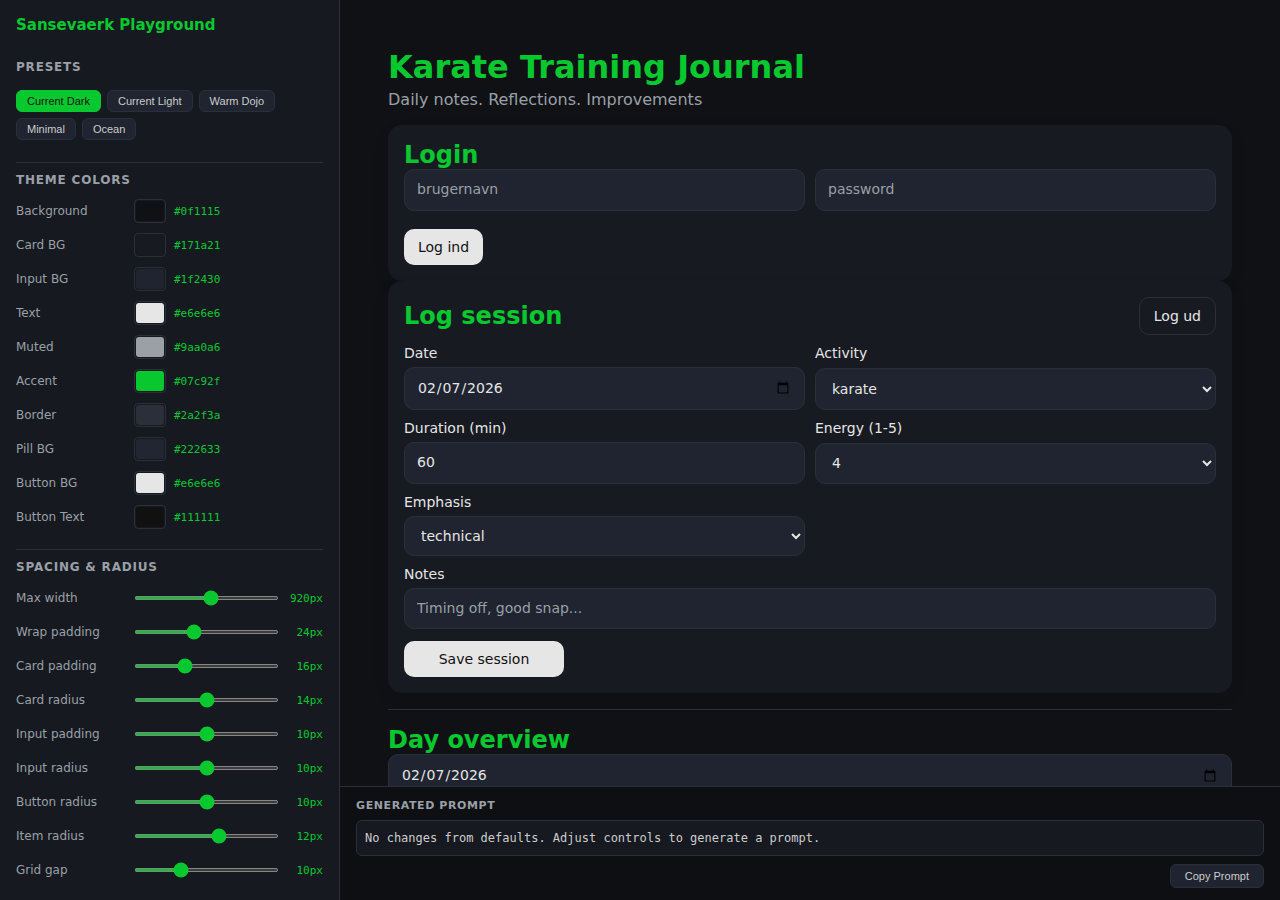
<file: sansevaerk-playground.html>
<!doctype html>
<html lang="en">
<head>
<meta charset="utf-8"/>
<meta name="viewport" content="width=device-width,initial-scale=1"/>
<title>Sansevaerk Frontend Playground</title>
<style>
/* ---- Playground chrome ---- */
*{box-sizing:border-box;margin:0}
body{font-family:system-ui,-apple-system,Segoe UI,Roboto,sans-serif;background:#111318;color:#ccc;display:flex;height:100vh;overflow:hidden}

/* ---- Left panel: controls ---- */
.controls{width:340px;min-width:340px;background:#161920;border-right:1px solid #2a2f3a;overflow-y:auto;padding:16px;display:flex;flex-direction:column;gap:6px}
.controls h1{font-size:15px;color:#07c92f;margin-bottom:4px}
.controls h2{font-size:12px;color:#9aa0a6;text-transform:uppercase;letter-spacing:.8px;margin:12px 0 4px;padding-top:10px;border-top:1px solid #2a2f3a}
.controls h2:first-of-type{border-top:none;margin-top:6px}

.ctrl{display:flex;align-items:center;gap:8px;font-size:12px;min-height:28px}
.ctrl label{flex:0 0 110px;color:#9aa0a6;white-space:nowrap;overflow:hidden;text-overflow:ellipsis}
.ctrl input[type=range]{flex:1;accent-color:#07c92f;height:4px}
.ctrl input[type=color]{width:32px;height:24px;border:1px solid #2a2f3a;border-radius:4px;background:transparent;cursor:pointer;padding:0}
.ctrl input[type=color]::-webkit-color-swatch-wrapper{padding:1px}
.ctrl input[type=color]::-webkit-color-swatch{border:none;border-radius:3px}
.ctrl select{flex:1;background:#1f2430;color:#ccc;border:1px solid #2a2f3a;border-radius:4px;padding:2px 4px;font-size:12px}
.ctrl .val{min-width:36px;text-align:right;color:#07c92f;font-family:monospace;font-size:11px}

/* Presets */
.presets{display:flex;flex-wrap:wrap;gap:6px;margin:6px 0 4px}
.presets button{padding:4px 10px;border:1px solid #2a2f3a;border-radius:6px;background:#1f2430;color:#ccc;font-size:11px;cursor:pointer;transition:all .15s}
.presets button:hover{border-color:#07c92f;color:#07c92f}
.presets button.active{background:#07c92f;color:#111;border-color:#07c92f}

/* ---- Right panel ---- */
.right{flex:1;display:flex;flex-direction:column;overflow:hidden}

/* Preview area */
.preview-wrap{flex:1;overflow-y:auto;padding:24px;display:flex;justify-content:center}
.preview-frame{width:100%;max-width:920px}

/* Prompt output */
.prompt-area{background:#0d0f13;border-top:1px solid #2a2f3a;padding:12px 16px;display:flex;flex-direction:column;gap:8px;max-height:220px}
.prompt-area h3{font-size:11px;color:#9aa0a6;text-transform:uppercase;letter-spacing:.6px}
.prompt-text{font-family:'SF Mono',Consolas,monospace;font-size:12px;color:#ccc;line-height:1.5;white-space:pre-wrap;overflow-y:auto;max-height:140px;padding:8px;background:#161920;border-radius:6px;border:1px solid #2a2f3a}
.copy-btn{align-self:flex-end;padding:5px 14px;border:1px solid #2a2f3a;border-radius:6px;background:#1f2430;color:#ccc;font-size:11px;cursor:pointer;transition:all .15s}
.copy-btn:hover{border-color:#07c92f;color:#07c92f}
.copy-btn.copied{background:#07c92f;color:#111;border-color:#07c92f}

/* ---- Preview content (mirrors Sansevaerk styles) ---- */
.sv-wrap{margin:0 auto;font-family:var(--sv-font)}
.sv-wrap *{box-sizing:border-box}
.sv-header{margin-bottom:16px}
.sv-headerRow{display:flex;align-items:center;justify-content:space-between;gap:12px}
.sv-sub{margin-top:4px;color:var(--sv-muted)}
.sv-themeToggle{padding:6px 10px;font-size:16px}
.sv-card{background:var(--sv-card-bg);border-radius:var(--sv-card-radius);padding:var(--sv-card-padding);box-shadow:var(--sv-shadow)}
.sv-row{display:flex;gap:10px;align-items:stretch}
.sv-grid{display:grid;gap:var(--sv-grid-gap);grid-template-columns:repeat(2,minmax(0,1fr));margin:10px 0 12px}
.sv-grid label{display:grid;gap:6px;font-size:14px}
.sv-grid .wide{grid-column:1/-1}
.sv-wrap input,.sv-wrap select,.sv-wrap textarea{width:100%;padding:var(--sv-input-padding);border:1px solid var(--sv-border);border-radius:var(--sv-input-radius);font-size:14px;line-height:1.4;background:var(--sv-input-bg);color:var(--sv-text);font-family:var(--sv-font)}
.sv-wrap input::placeholder{color:var(--sv-muted)}
.sv-wrap button{padding:10px 14px;border:0;border-radius:var(--sv-btn-radius);background:var(--sv-btn-bg);color:var(--sv-btn-text);font-size:14px;cursor:pointer;font-family:var(--sv-font)}
.sv-wrap button.ghost{background:transparent;color:var(--sv-text);border:1px solid var(--sv-border)}
.sv-btnPrimary{width:auto;min-width:160px}
.sv-topbar{display:flex;align-items:center;justify-content:space-between;gap:10px}
.sv-hr{border:none;border-top:1px solid var(--sv-border);margin:16px 0}
.sv-item{padding:12px;border:1px solid var(--sv-border);border-radius:var(--sv-item-radius);margin:10px 0;background:var(--sv-card-bg)}
.sv-itemTop{display:flex;justify-content:space-between;gap:10px;align-items:center}
.sv-pill{font-size:12px;color:var(--sv-text);background:var(--sv-pill-bg);padding:6px 10px;border-radius:999px;white-space:nowrap}
.sv-pillStack{display:flex;flex-direction:column;align-items:flex-end;gap:6px}
.sv-pillEdit{background:var(--sv-pill-bg);color:var(--sv-text);border:none;cursor:pointer;font-size:12px;padding:6px 10px;border-radius:999px}
.sv-notes{margin-top:8px;color:var(--sv-text)}
.sv-muted{color:var(--sv-muted)}
.sv-msg{color:#b00020;margin:10px 0 0}
.sv-wrap h1,.sv-wrap h2,.sv-wrap h3{color:var(--sv-accent)}
.sv-rpeRow{display:flex;flex-direction:column;gap:6px;margin:12px 0 8px}
.sv-rpeScale{display:flex;flex-wrap:wrap;gap:6px}
.sv-rpeBtn{min-width:28px;height:28px;padding:0;border-radius:8px;border:1px solid var(--sv-border);background:var(--sv-input-bg);color:var(--sv-text);font-size:12px;line-height:1;cursor:pointer}
.sv-rpeBtn.active{background:#111;color:#fff;border-color:#111}
.sv-dayControls{display:flex;flex-direction:column;gap:10px;margin-bottom:12px}
#loginCard .sv-row{margin-bottom:18px}

/* Editing card */
.sv-item.editing{display:flex;flex-direction:column;gap:10px}
.sv-pillDelete{background:#e0e0e0;color:#444;border:none;cursor:pointer;font-size:12px;padding:6px 10px;border-radius:999px}
</style>
</head>
<body>

<!-- ============ CONTROLS ============ -->
<div class="controls">
  <h1>Sansevaerk Playground</h1>

  <!-- Presets -->
  <h2>Presets</h2>
  <div class="presets" id="presets"></div>

  <!-- Theme colors -->
  <h2>Theme Colors</h2>
  <div class="ctrl"><label>Background</label><input type="color" data-key="bg"><span class="val" data-val="bg"></span></div>
  <div class="ctrl"><label>Card BG</label><input type="color" data-key="cardBg"><span class="val" data-val="cardBg"></span></div>
  <div class="ctrl"><label>Input BG</label><input type="color" data-key="inputBg"><span class="val" data-val="inputBg"></span></div>
  <div class="ctrl"><label>Text</label><input type="color" data-key="text"><span class="val" data-val="text"></span></div>
  <div class="ctrl"><label>Muted</label><input type="color" data-key="muted"><span class="val" data-val="muted"></span></div>
  <div class="ctrl"><label>Accent</label><input type="color" data-key="accent"><span class="val" data-val="accent"></span></div>
  <div class="ctrl"><label>Border</label><input type="color" data-key="border"><span class="val" data-val="border"></span></div>
  <div class="ctrl"><label>Pill BG</label><input type="color" data-key="pillBg"><span class="val" data-val="pillBg"></span></div>
  <div class="ctrl"><label>Button BG</label><input type="color" data-key="btnBg"><span class="val" data-val="btnBg"></span></div>
  <div class="ctrl"><label>Button Text</label><input type="color" data-key="btnText"><span class="val" data-val="btnText"></span></div>

  <!-- Spacing & Radius -->
  <h2>Spacing & Radius</h2>
  <div class="ctrl"><label>Max width</label><input type="range" data-key="maxWidth" min="600" max="1200" step="20"><span class="val" data-val="maxWidth"></span></div>
  <div class="ctrl"><label>Wrap padding</label><input type="range" data-key="wrapPad" min="8" max="48" step="2"><span class="val" data-val="wrapPad"></span></div>
  <div class="ctrl"><label>Card padding</label><input type="range" data-key="cardPad" min="8" max="32" step="2"><span class="val" data-val="cardPad"></span></div>
  <div class="ctrl"><label>Card radius</label><input type="range" data-key="cardRadius" min="0" max="28" step="1"><span class="val" data-val="cardRadius"></span></div>
  <div class="ctrl"><label>Input padding</label><input type="range" data-key="inputPad" min="4" max="16" step="1"><span class="val" data-val="inputPad"></span></div>
  <div class="ctrl"><label>Input radius</label><input type="range" data-key="inputRadius" min="0" max="20" step="1"><span class="val" data-val="inputRadius"></span></div>
  <div class="ctrl"><label>Button radius</label><input type="range" data-key="btnRadius" min="0" max="20" step="1"><span class="val" data-val="btnRadius"></span></div>
  <div class="ctrl"><label>Item radius</label><input type="range" data-key="itemRadius" min="0" max="20" step="1"><span class="val" data-val="itemRadius"></span></div>
  <div class="ctrl"><label>Grid gap</label><input type="range" data-key="gridGap" min="4" max="24" step="2"><span class="val" data-val="gridGap"></span></div>

  <!-- Shadow -->
  <h2>Card Shadow</h2>
  <div class="ctrl"><label>Offset Y</label><input type="range" data-key="shadowY" min="0" max="20" step="1"><span class="val" data-val="shadowY"></span></div>
  <div class="ctrl"><label>Blur</label><input type="range" data-key="shadowBlur" min="0" max="40" step="1"><span class="val" data-val="shadowBlur"></span></div>
  <div class="ctrl"><label>Opacity</label><input type="range" data-key="shadowOpacity" min="0" max="0.4" step="0.01"><span class="val" data-val="shadowOpacity"></span></div>

  <!-- Typography -->
  <h2>Typography</h2>
  <div class="ctrl"><label>Font</label>
    <select data-key="font">
      <option value="system-ui, -apple-system, Segoe UI, Roboto, sans-serif">System UI</option>
      <option value="'Inter', sans-serif">Inter</option>
      <option value="'Georgia', serif">Georgia</option>
      <option value="'Courier New', monospace">Monospace</option>
      <option value="'Verdana', sans-serif">Verdana</option>
    </select>
  </div>

  <!-- View -->
  <h2>Preview View</h2>
  <div class="ctrl"><label>Show section</label>
    <select data-key="view">
      <option value="all">Full app</option>
      <option value="login">Login only</option>
      <option value="form">Log session</option>
      <option value="day">Day overview</option>
      <option value="recent">Recent sessions</option>
    </select>
  </div>
</div>

<!-- ============ RIGHT PANEL ============ -->
<div class="right">
  <div class="preview-wrap">
    <div class="preview-frame" id="previewFrame"></div>
  </div>

  <div class="prompt-area">
    <h3>Generated Prompt</h3>
    <div class="prompt-text" id="promptText"></div>
    <button class="copy-btn" id="copyBtn" onclick="copyPrompt()">Copy Prompt</button>
  </div>
</div>

<script>
// ======================== DEFAULTS ========================
const DEFAULTS = {
  bg: '#0f1115', cardBg: '#171a21', inputBg: '#1f2430',
  text: '#e6e6e6', muted: '#9aa0a6', accent: '#07c92f',
  border: '#2a2f3a', pillBg: '#222633',
  btnBg: '#e6e6e6', btnText: '#111111',
  maxWidth: 920, wrapPad: 24, cardPad: 16,
  cardRadius: 14, inputPad: 10, inputRadius: 10,
  btnRadius: 10, itemRadius: 12, gridGap: 10,
  shadowY: 6, shadowBlur: 18, shadowOpacity: 0.06,
  font: 'system-ui, -apple-system, Segoe UI, Roboto, sans-serif',
  view: 'all'
};

const PRESETS = {
  'Current Dark': {
    bg:'#0f1115',cardBg:'#171a21',inputBg:'#1f2430',text:'#e6e6e6',muted:'#9aa0a6',accent:'#07c92f',border:'#2a2f3a',pillBg:'#222633',btnBg:'#e6e6e6',btnText:'#111111',maxWidth:920,wrapPad:24,cardPad:16,cardRadius:14,inputPad:10,inputRadius:10,btnRadius:10,itemRadius:12,gridGap:10,shadowY:6,shadowBlur:18,shadowOpacity:0.06,font:'system-ui, -apple-system, Segoe UI, Roboto, sans-serif'
  },
  'Current Light': {
    bg:'#f6f7fb',cardBg:'#ffffff',inputBg:'#ffffff',text:'#111111',muted:'#4c4a4a',accent:'#07c92f',border:'#e5e5e5',pillBg:'#f2f3f7',btnBg:'#111111',btnText:'#ffffff',maxWidth:920,wrapPad:24,cardPad:16,cardRadius:14,inputPad:10,inputRadius:10,btnRadius:10,itemRadius:12,gridGap:10,shadowY:6,shadowBlur:18,shadowOpacity:0.06,font:'system-ui, -apple-system, Segoe UI, Roboto, sans-serif'
  },
  'Warm Dojo': {
    bg:'#1a1410',cardBg:'#231d17',inputBg:'#2c241c',text:'#e8ddd0',muted:'#a89882',accent:'#e8943a',border:'#3a3028',pillBg:'#2c261e',btnBg:'#e8943a',btnText:'#1a1410',maxWidth:920,wrapPad:24,cardPad:18,cardRadius:10,inputPad:10,inputRadius:8,btnRadius:8,itemRadius:10,gridGap:10,shadowY:4,shadowBlur:16,shadowOpacity:0.12,font:'system-ui, -apple-system, Segoe UI, Roboto, sans-serif'
  },
  'Minimal': {
    bg:'#ffffff',cardBg:'#fafafa',inputBg:'#ffffff',text:'#222222',muted:'#888888',accent:'#222222',border:'#e0e0e0',pillBg:'#f0f0f0',btnBg:'#222222',btnText:'#ffffff',maxWidth:720,wrapPad:20,cardPad:20,cardRadius:4,inputPad:10,inputRadius:4,btnRadius:4,itemRadius:4,gridGap:12,shadowY:1,shadowBlur:4,shadowOpacity:0.08,font:"'Inter', sans-serif"
  },
  'Ocean': {
    bg:'#0b1628',cardBg:'#0f1e36',inputBg:'#142840',text:'#d0dff0',muted:'#6889aa',accent:'#3ba4ff',border:'#1e3654',pillBg:'#152a44',btnBg:'#3ba4ff',btnText:'#0b1628',maxWidth:920,wrapPad:24,cardPad:18,cardRadius:16,inputPad:10,inputRadius:12,btnRadius:12,itemRadius:14,gridGap:10,shadowY:8,shadowBlur:24,shadowOpacity:0.15,font:'system-ui, -apple-system, Segoe UI, Roboto, sans-serif'
  }
};

const state = {...DEFAULTS};

// ======================== PREVIEW HTML ========================
const loginHTML = `
<section class="sv-card" id="svLogin">
  <h2>Login</h2>
  <div class="sv-row" style="margin-bottom:18px">
    <input placeholder="brugernavn" autocomplete="off"/>
    <input type="password" placeholder="password" autocomplete="off"/>
  </div>
  <button>Log ind</button>
</section>`;

const formHTML = `
<section class="sv-card" id="svForm">
  <div class="sv-topbar">
    <h2>Log session</h2>
    <button class="ghost">Log ud</button>
  </div>
  <div class="sv-grid">
    <label>Date<input type="date" value="2026-02-07"/></label>
    <label>Activity
      <select><option>karate</option><option>weights</option><option>run</option><option>rowing</option><option>cardio</option><option>rest</option></select>
    </label>
    <label>Duration (min)<input type="number" value="60"/></label>
    <label>Energy (1-5)
      <select><option>1</option><option>2</option><option>3</option><option value="4" selected>4</option><option>5</option></select>
    </label>
    <label>Emphasis
      <select><option>technical</option><option>physical</option><option>mixed</option></select>
    </label>
    <label class="wide">Notes<input placeholder="Timing off, good snap..."/></label>
  </div>
  <button class="sv-btnPrimary">Save session</button>
</section>`;

const dayHTML = `
<div id="svDay">
  <hr class="sv-hr"/>
  <div class="sv-topbar"><h2>Day overview</h2></div>
  <div class="sv-dayControls">
    <input type="date" value="2026-02-07"/>
    <button class="ghost">View day</button>
  </div>
  <div class="sv-item">
    <div class="sv-itemTop">
      <div><b>karate</b></div>
      <div class="sv-pillStack">
        <div class="sv-pill">60m &middot; E4 &middot; technical</div>
        <button class="sv-pillEdit">Edit</button>
      </div>
    </div>
    <div class="sv-itemTop">
      <div class="sv-muted">Effort: RPE 7</div>
    </div>
    <div class="sv-notes">Focused on kata timing. Mae-geri snap improving.</div>
  </div>
  <div class="sv-item">
    <div class="sv-itemTop">
      <div><b>weights</b></div>
      <div class="sv-pillStack">
        <div class="sv-pill">45m &middot; E3 &middot; physical</div>
        <button class="sv-pillEdit">Edit</button>
      </div>
    </div>
    <div class="sv-itemTop">
      <div class="sv-muted">Effort: RPE 8</div>
    </div>
    <div class="sv-notes">Squats 5x5, bench 4x8. Grip felt weak.</div>
  </div>
</div>`;

const recentHTML = `
<div id="svRecent">
  <hr class="sv-hr"/>
  <div class="sv-topbar">
    <h2>Recent sessions</h2>
    <button class="ghost">Refresh</button>
  </div>
  <div class="sv-item">
    <div class="sv-itemTop">
      <div><b>2026-02-07</b> &mdash; karate</div>
      <div class="sv-pillStack">
        <div class="sv-pill">60m &middot; E4 &middot; technical &middot; RPE 7</div>
        <button class="sv-pillDelete">Delete</button>
      </div>
    </div>
    <div class="sv-notes">Focused on kata timing. Mae-geri snap improving.</div>
  </div>
  <div class="sv-item">
    <div class="sv-itemTop">
      <div><b>2026-02-06</b> &mdash; run</div>
      <div class="sv-pillStack">
        <div class="sv-pill">35m &middot; E3 &middot; physical &middot; RPE 6</div>
        <button class="sv-pillDelete">Delete</button>
      </div>
    </div>
    <div class="sv-notes"><span class="sv-muted">No notes</span></div>
  </div>
  <div class="sv-item">
    <div class="sv-itemTop">
      <div><b>2026-02-05</b> &mdash; rowing</div>
      <div class="sv-pillStack">
        <div class="sv-pill">30m &middot; E4 &middot; physical</div>
        <button class="sv-pillDelete">Delete</button>
      </div>
    </div>
    <div class="sv-notes">Steady state 5k. Kept stroke rate at 22.</div>
  </div>
</div>`;

// ======================== INIT ========================
function initControls() {
  // Bind all inputs
  document.querySelectorAll('.ctrl input[data-key], .ctrl select[data-key]').forEach(el => {
    const key = el.dataset.key;
    el.addEventListener('input', () => {
      if (el.type === 'range') state[key] = parseFloat(el.value);
      else state[key] = el.value;
      updateAll();
    });
  });

  // Build presets
  const presetsEl = document.getElementById('presets');
  Object.keys(PRESETS).forEach(name => {
    const btn = document.createElement('button');
    btn.textContent = name;
    btn.onclick = () => applyPreset(name);
    presetsEl.appendChild(btn);
  });

  syncControlsToState();
  updateAll();
}

function syncControlsToState() {
  document.querySelectorAll('.ctrl input[data-key], .ctrl select[data-key]').forEach(el => {
    const key = el.dataset.key;
    if (state[key] !== undefined) el.value = state[key];
  });
}

function applyPreset(name) {
  const p = PRESETS[name];
  if (!p) return;
  Object.assign(state, p);
  state.view = state.view || 'all';
  syncControlsToState();
  updateAll();

  // Highlight active preset
  document.querySelectorAll('.presets button').forEach(b => {
    b.classList.toggle('active', b.textContent === name);
  });
}

// ======================== UPDATE ========================
function updateAll() {
  renderPreview();
  updatePrompt();
  updateValues();
}

function updateValues() {
  document.querySelectorAll('.val[data-val]').forEach(el => {
    const key = el.dataset.val;
    const v = state[key];
    if (typeof v === 'number') {
      el.textContent = Number.isInteger(v) ? v + 'px' : v.toFixed(2);
    } else {
      el.textContent = v;
    }
  });
}

function renderPreview() {
  const frame = document.getElementById('previewFrame');

  // Build sections based on view
  let sections = '';
  if (state.view === 'all' || state.view === 'login') sections += loginHTML;
  if (state.view === 'all' || state.view === 'form') sections += formHTML;
  if (state.view === 'all' || state.view === 'day') sections += dayHTML;
  if (state.view === 'all' || state.view === 'recent') sections += recentHTML;

  frame.innerHTML = `<div class="sv-wrap"><div class="sv-header"><h1>Karate Training Journal</h1><div class="sv-headerRow"><p class="sv-sub">Daily notes. Reflections. Improvements</p></div></div>${sections}</div>`;

  // Apply CSS variables
  const wrap = frame.querySelector('.sv-wrap');
  wrap.style.setProperty('--sv-card-bg', state.cardBg);
  wrap.style.setProperty('--sv-input-bg', state.inputBg);
  wrap.style.setProperty('--sv-text', state.text);
  wrap.style.setProperty('--sv-muted', state.muted);
  wrap.style.setProperty('--sv-accent', state.accent);
  wrap.style.setProperty('--sv-border', state.border);
  wrap.style.setProperty('--sv-pill-bg', state.pillBg);
  wrap.style.setProperty('--sv-btn-bg', state.btnBg);
  wrap.style.setProperty('--sv-btn-text', state.btnText);
  wrap.style.setProperty('--sv-font', state.font);
  wrap.style.setProperty('--sv-card-radius', state.cardRadius + 'px');
  wrap.style.setProperty('--sv-card-padding', state.cardPad + 'px');
  wrap.style.setProperty('--sv-input-padding', state.inputPad + 'px 12px');
  wrap.style.setProperty('--sv-input-radius', state.inputRadius + 'px');
  wrap.style.setProperty('--sv-btn-radius', state.btnRadius + 'px');
  wrap.style.setProperty('--sv-item-radius', state.itemRadius + 'px');
  wrap.style.setProperty('--sv-grid-gap', state.gridGap + 'px');
  wrap.style.setProperty('--sv-shadow', `0 ${state.shadowY}px ${state.shadowBlur}px rgba(0,0,0,${state.shadowOpacity})`);

  // Outer frame styles
  frame.style.maxWidth = state.maxWidth + 'px';
  frame.parentElement.style.background = state.bg;
  wrap.style.padding = state.wrapPad + 'px';
  wrap.style.color = state.text;
}

// ======================== PROMPT ========================
function updatePrompt() {
  const D = DEFAULTS;
  const parts = [];

  // Colors
  const colorChanges = [];
  if (state.bg !== D.bg) colorChanges.push(`background: ${state.bg}`);
  if (state.cardBg !== D.cardBg) colorChanges.push(`card background: ${state.cardBg}`);
  if (state.inputBg !== D.inputBg) colorChanges.push(`input background: ${state.inputBg}`);
  if (state.text !== D.text) colorChanges.push(`text: ${state.text}`);
  if (state.muted !== D.muted) colorChanges.push(`muted text: ${state.muted}`);
  if (state.accent !== D.accent) colorChanges.push(`accent/heading color: ${state.accent}`);
  if (state.border !== D.border) colorChanges.push(`borders: ${state.border}`);
  if (state.pillBg !== D.pillBg) colorChanges.push(`pill background: ${state.pillBg}`);
  if (state.btnBg !== D.btnBg) colorChanges.push(`button background: ${state.btnBg}`);
  if (state.btnText !== D.btnText) colorChanges.push(`button text: ${state.btnText}`);
  if (colorChanges.length) parts.push('Update the color scheme: ' + colorChanges.join(', ') + '.');

  // Spacing
  const spaceChanges = [];
  if (state.maxWidth !== D.maxWidth) spaceChanges.push(`max-width to ${state.maxWidth}px`);
  if (state.wrapPad !== D.wrapPad) spaceChanges.push(`outer padding to ${state.wrapPad}px`);
  if (state.cardPad !== D.cardPad) spaceChanges.push(`card padding to ${state.cardPad}px`);
  if (state.gridGap !== D.gridGap) spaceChanges.push(`form grid gap to ${state.gridGap}px`);
  if (spaceChanges.length) parts.push('Adjust spacing: ' + spaceChanges.join(', ') + '.');

  // Radius
  const radiusChanges = [];
  if (state.cardRadius !== D.cardRadius) radiusChanges.push(`cards to ${state.cardRadius}px`);
  if (state.inputRadius !== D.inputRadius) radiusChanges.push(`inputs to ${state.inputRadius}px`);
  if (state.btnRadius !== D.btnRadius) radiusChanges.push(`buttons to ${state.btnRadius}px`);
  if (state.itemRadius !== D.itemRadius) radiusChanges.push(`session items to ${state.itemRadius}px`);
  if (state.inputPad !== D.inputPad) radiusChanges.push(`input padding to ${state.inputPad}px`);
  if (radiusChanges.length) parts.push('Change border-radius: ' + radiusChanges.join(', ') + '.');

  // Shadow
  if (state.shadowY !== D.shadowY || state.shadowBlur !== D.shadowBlur || state.shadowOpacity !== D.shadowOpacity) {
    if (state.shadowOpacity === 0) {
      parts.push('Remove the card shadow entirely.');
    } else {
      const intensity = state.shadowBlur > 24 ? 'pronounced' : state.shadowBlur > 10 ? 'medium' : 'subtle';
      parts.push(`Use a ${intensity} card shadow: 0 ${state.shadowY}px ${state.shadowBlur}px rgba(0,0,0,${state.shadowOpacity.toFixed(2)}).`);
    }
  }

  // Font
  if (state.font !== D.font) {
    const shortName = state.font.split(',')[0].replace(/'/g, '').trim();
    parts.push(`Switch the font to ${shortName}.`);
  }

  const promptEl = document.getElementById('promptText');
  if (parts.length === 0) {
    promptEl.textContent = 'No changes from defaults. Adjust controls to generate a prompt.';
  } else {
    promptEl.textContent = 'Update the Sansevaerk frontend styles.css with these changes:\n\n' + parts.join('\n\n');
  }
}

function copyPrompt() {
  const text = document.getElementById('promptText').textContent;
  navigator.clipboard.writeText(text).then(() => {
    const btn = document.getElementById('copyBtn');
    btn.textContent = 'Copied!';
    btn.classList.add('copied');
    setTimeout(() => {
      btn.textContent = 'Copy Prompt';
      btn.classList.remove('copied');
    }, 1500);
  });
}

// ======================== BOOT ========================
initControls();
applyPreset('Current Dark');
</script>
</body>
</html>
</file>
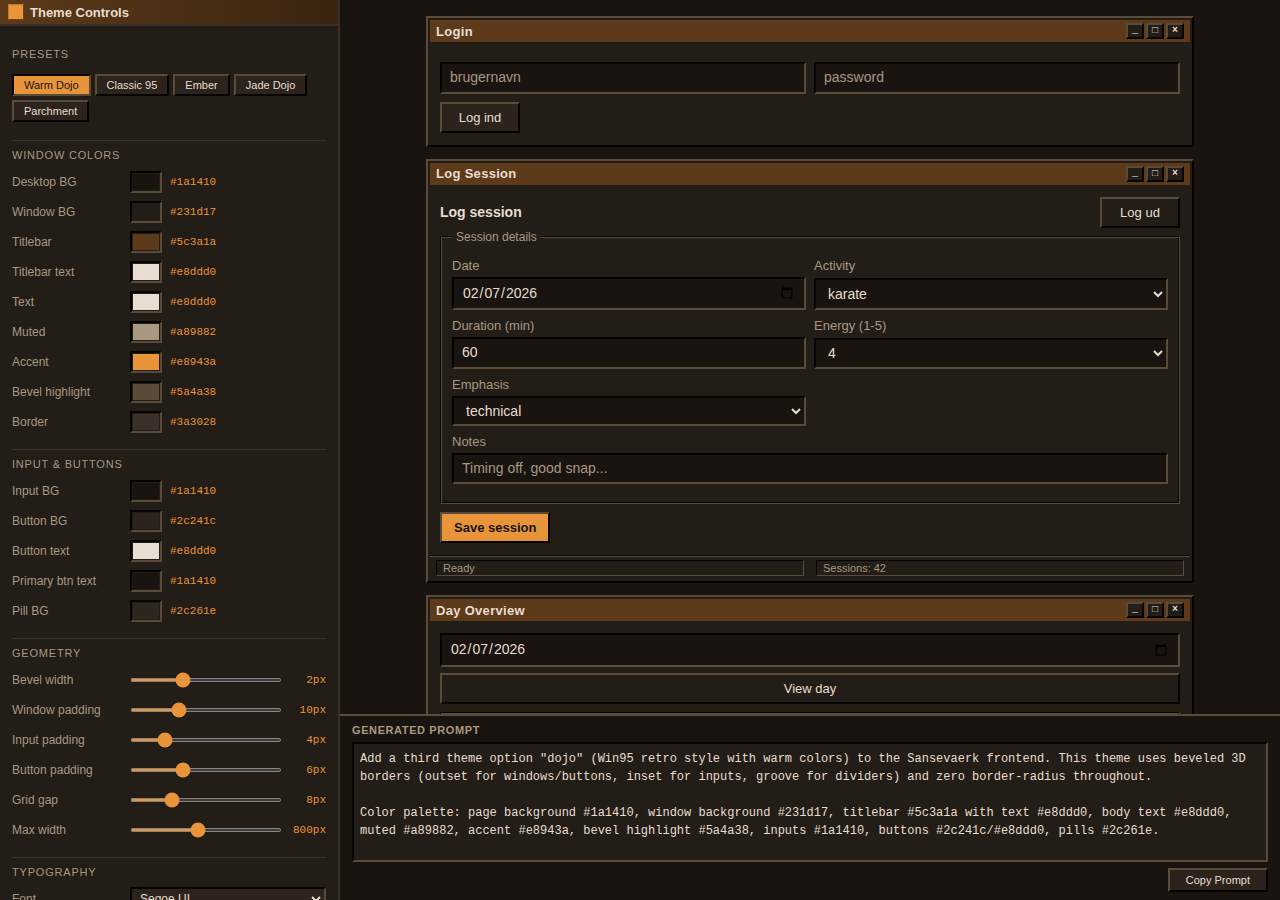
<file: sansevaerk-win95-playground.html>
<!doctype html>
<html lang="en">
<head>
<meta charset="utf-8"/>
<meta name="viewport" content="width=device-width,initial-scale=1"/>
<title>Sansevaerk — Win95 Warm Dojo Theme</title>
<style>
*{box-sizing:border-box;margin:0}
body{font-family:'Segoe UI',Tahoma,sans-serif;background:#1a1410;color:#e8ddd0;display:flex;height:100vh;overflow:hidden}

/* ---- Controls panel ---- */
.controls{width:340px;min-width:340px;background:#231d17;border-right:2px solid #3a3028;overflow-y:auto;padding:0;display:flex;flex-direction:column}
.controls-title{background:linear-gradient(90deg,#5c3a1a,#3a2510);color:#e8ddd0;padding:4px 8px;font-size:13px;font-weight:bold;display:flex;align-items:center;gap:6px;border-bottom:2px solid #3a3028}
.controls-title::before{content:"";display:inline-block;width:14px;height:14px;background:#e8943a;border:1px outset #c07828}
.controls-inner{padding:12px;display:flex;flex-direction:column;gap:4px;flex:1;overflow-y:auto}
.controls h2{font-size:11px;color:#a89882;text-transform:uppercase;letter-spacing:.8px;margin:10px 0 4px;padding-top:8px;border-top:1px solid #3a3028;font-weight:normal}
.controls h2:first-child{border-top:none;margin-top:2px}

.ctrl{display:flex;align-items:center;gap:8px;font-size:12px;min-height:26px}
.ctrl label{flex:0 0 110px;color:#a89882;white-space:nowrap;overflow:hidden;text-overflow:ellipsis}
.ctrl input[type=range]{flex:1;accent-color:#e8943a;height:4px}
.ctrl input[type=color]{width:32px;height:22px;border:2px inset #5a4a38;border-radius:0;background:transparent;cursor:pointer;padding:0}
.ctrl input[type=color]::-webkit-color-swatch-wrapper{padding:1px}
.ctrl input[type=color]::-webkit-color-swatch{border:none;border-radius:0}
.ctrl select{flex:1;background:#2c241c;color:#e8ddd0;border:2px inset #5a4a38;border-radius:0;padding:2px 4px;font-size:12px;font-family:inherit}
.ctrl .val{min-width:36px;text-align:right;color:#e8943a;font-family:'Courier New',monospace;font-size:11px}

/* Presets */
.presets{display:flex;flex-wrap:wrap;gap:4px;margin:6px 0 4px}
.presets button{padding:3px 10px;border:2px outset #5a4a38;border-radius:0;background:#2c241c;color:#e8ddd0;font-size:11px;cursor:pointer;font-family:inherit}
.presets button:hover{background:#3a3028}
.presets button:active{border-style:inset}
.presets button.active{background:#e8943a;color:#1a1410;border-style:inset}

/* ---- Right panel ---- */
.right{flex:1;display:flex;flex-direction:column;overflow:hidden}
.preview-wrap{flex:1;overflow-y:auto;display:flex;justify-content:center}
.preview-frame{width:100%;max-width:920px}

/* Prompt area */
.prompt-area{background:#1a1410;border-top:2px outset #5a4a38;padding:8px 12px;display:flex;flex-direction:column;gap:6px;max-height:200px}
.prompt-area h3{font-size:11px;color:#a89882;text-transform:uppercase;letter-spacing:.6px}
.prompt-text{font-family:'Courier New',monospace;font-size:12px;color:#e8ddd0;line-height:1.5;white-space:pre-wrap;overflow-y:auto;max-height:120px;padding:6px;background:#231d17;border:2px inset #5a4a38}
.copy-btn{align-self:flex-end;padding:4px 16px;border:2px outset #5a4a38;border-radius:0;background:#2c241c;color:#e8ddd0;font-size:11px;cursor:pointer;font-family:inherit}
.copy-btn:hover{background:#3a3028}
.copy-btn:active,.copy-btn.copied{border-style:inset;background:#e8943a;color:#1a1410}

/* ============ PREVIEW STYLES ============ */
.sv{font-family:var(--f)}
.sv *{box-sizing:border-box}

/* Win95 window frame */
.sv-window{border:var(--bevel-w) outset var(--hi);background:var(--win-bg);margin-bottom:12px}
.sv-titlebar{background:var(--titlebar);padding:3px 6px;display:flex;align-items:center;justify-content:space-between;margin:var(--bevel-w)}
.sv-titlebar span{color:var(--titlebar-text);font-size:13px;font-weight:bold;letter-spacing:.3px}
.sv-titlebar-btns{display:flex;gap:2px}
.sv-titlebar-btn{width:18px;height:16px;border:var(--bevel-w) outset var(--hi);background:var(--win-bg);color:var(--text);font-size:10px;line-height:1;display:flex;align-items:center;justify-content:center;cursor:pointer;padding:0;font-family:'Courier New',monospace;font-weight:bold}
.sv-titlebar-btn:active{border-style:inset}
.sv-win-body{padding:var(--win-pad);margin:0 var(--bevel-w) var(--bevel-w)}

/* Groupbox */
.sv-group{border:var(--bevel-w) groove var(--hi);padding:12px 10px 10px;margin:8px 0;position:relative}
.sv-group-label{position:absolute;top:-8px;left:10px;background:var(--win-bg);padding:0 4px;font-size:12px;color:var(--muted)}

/* Inputs */
.sv-input,.sv-select,.sv-textarea{width:100%;padding:var(--inp-pad);border:var(--bevel-w) inset var(--hi);background:var(--inp-bg);color:var(--text);font-size:14px;font-family:var(--f);border-radius:0;line-height:1.4}
.sv-input::placeholder{color:var(--muted)}
.sv-textarea{resize:vertical;min-height:40px}

/* Buttons */
.sv-btn{padding:var(--btn-pad);border:var(--bevel-w) outset var(--hi);background:var(--btn-bg);color:var(--btn-text);font-size:var(--btn-size);cursor:pointer;font-family:var(--f);border-radius:0;min-width:80px}
.sv-btn:hover{filter:brightness(1.05)}
.sv-btn:active{border-style:inset}
.sv-btn-primary{background:var(--accent);color:var(--primary-btn-text);font-weight:bold}
.sv-btn-ghost{background:transparent;color:var(--text);border:var(--bevel-w) outset var(--hi)}
.sv-btn-flat{background:var(--pill-bg);color:var(--text);border:1px solid var(--border);padding:4px 10px;font-size:12px}
.sv-btn-flat:active{border-style:inset}

/* Layout */
.sv-row{display:flex;gap:8px;align-items:stretch}
.sv-grid{display:grid;gap:var(--grid-gap);grid-template-columns:repeat(2,minmax(0,1fr));margin:8px 0}
.sv-grid label{display:grid;gap:4px;font-size:13px;color:var(--muted)}
.sv-grid .wide{grid-column:1/-1}
.sv-topbar{display:flex;align-items:center;justify-content:space-between;gap:8px;margin-bottom:6px}
.sv-hr{border:none;border-top:var(--bevel-w) groove var(--hi);margin:12px 0}
.sv-statusbar{border-top:var(--bevel-w) groove var(--hi);padding:3px 6px;font-size:11px;color:var(--muted);display:flex;gap:12px;margin:0 var(--bevel-w) var(--bevel-w)}
.sv-statusbar span{border:1px inset var(--hi);padding:1px 6px;flex:1}

/* Session items */
.sv-item{padding:8px 10px;border:var(--bevel-w) groove var(--hi);margin:6px 0;background:var(--win-bg)}
.sv-itemTop{display:flex;justify-content:space-between;gap:8px;align-items:center}
.sv-pill{font-size:12px;color:var(--text);background:var(--pill-bg);padding:4px 8px;border:1px solid var(--border);white-space:nowrap}
.sv-pillStack{display:flex;flex-direction:column;align-items:flex-end;gap:4px}
.sv-notes{margin-top:6px;color:var(--text);font-size:13px}
.sv-muted{color:var(--muted)}

/* RPE */
.sv-rpeRow{display:flex;align-items:center;gap:8px;margin:8px 0 4px}
.sv-rpeScale{display:flex;flex-wrap:wrap;gap:3px}
.sv-rpeBtn{width:26px;height:24px;padding:0;border:var(--bevel-w) outset var(--hi);background:var(--btn-bg);color:var(--text);font-size:11px;line-height:1;cursor:pointer;font-family:var(--f);border-radius:0;display:flex;align-items:center;justify-content:center}
.sv-rpeBtn:active{border-style:inset}
.sv-rpeBtn.active{border-style:inset;background:var(--accent);color:var(--primary-btn-text)}

/* Headings */
.sv h2{font-size:14px;color:var(--text);font-weight:bold;margin:0}

/* Login */
.sv-login-row{display:flex;gap:8px;margin:8px 0}
.sv-msg{color:#cc4444;font-size:12px;margin-top:6px}
</style>
</head>
<body>

<div class="controls">
  <div class="controls-title">Theme Controls</div>
  <div class="controls-inner">

    <h2>Presets</h2>
    <div class="presets" id="presets"></div>

    <h2>Window Colors</h2>
    <div class="ctrl"><label>Desktop BG</label><input type="color" data-key="desktopBg"><span class="val" data-val="desktopBg"></span></div>
    <div class="ctrl"><label>Window BG</label><input type="color" data-key="winBg"><span class="val" data-val="winBg"></span></div>
    <div class="ctrl"><label>Titlebar</label><input type="color" data-key="titlebar"><span class="val" data-val="titlebar"></span></div>
    <div class="ctrl"><label>Titlebar text</label><input type="color" data-key="titlebarText"><span class="val" data-val="titlebarText"></span></div>
    <div class="ctrl"><label>Text</label><input type="color" data-key="text"><span class="val" data-val="text"></span></div>
    <div class="ctrl"><label>Muted</label><input type="color" data-key="muted"><span class="val" data-val="muted"></span></div>
    <div class="ctrl"><label>Accent</label><input type="color" data-key="accent"><span class="val" data-val="accent"></span></div>
    <div class="ctrl"><label>Bevel highlight</label><input type="color" data-key="hi"><span class="val" data-val="hi"></span></div>
    <div class="ctrl"><label>Border</label><input type="color" data-key="border"><span class="val" data-val="border"></span></div>

    <h2>Input & Buttons</h2>
    <div class="ctrl"><label>Input BG</label><input type="color" data-key="inpBg"><span class="val" data-val="inpBg"></span></div>
    <div class="ctrl"><label>Button BG</label><input type="color" data-key="btnBg"><span class="val" data-val="btnBg"></span></div>
    <div class="ctrl"><label>Button text</label><input type="color" data-key="btnText"><span class="val" data-val="btnText"></span></div>
    <div class="ctrl"><label>Primary btn text</label><input type="color" data-key="primaryBtnText"><span class="val" data-val="primaryBtnText"></span></div>
    <div class="ctrl"><label>Pill BG</label><input type="color" data-key="pillBg"><span class="val" data-val="pillBg"></span></div>

    <h2>Geometry</h2>
    <div class="ctrl"><label>Bevel width</label><input type="range" data-key="bevelW" min="1" max="4" step="1"><span class="val" data-val="bevelW"></span></div>
    <div class="ctrl"><label>Window padding</label><input type="range" data-key="winPad" min="4" max="24" step="2"><span class="val" data-val="winPad"></span></div>
    <div class="ctrl"><label>Input padding</label><input type="range" data-key="inpPad" min="2" max="12" step="1"><span class="val" data-val="inpPad"></span></div>
    <div class="ctrl"><label>Button padding</label><input type="range" data-key="btnPad" min="2" max="14" step="1"><span class="val" data-val="btnPad"></span></div>
    <div class="ctrl"><label>Grid gap</label><input type="range" data-key="gridGap" min="4" max="20" step="2"><span class="val" data-val="gridGap"></span></div>
    <div class="ctrl"><label>Max width</label><input type="range" data-key="maxWidth" min="560" max="1100" step="20"><span class="val" data-val="maxWidth"></span></div>

    <h2>Typography</h2>
    <div class="ctrl"><label>Font</label>
      <select data-key="font">
        <option value="'Segoe UI', Tahoma, sans-serif">Segoe UI</option>
        <option value="Tahoma, Geneva, sans-serif">Tahoma</option>
        <option value="'MS Sans Serif', Geneva, sans-serif">MS Sans Serif</option>
        <option value="'Courier New', monospace">Fixedsys</option>
        <option value="system-ui, sans-serif">System UI</option>
      </select>
    </div>
    <div class="ctrl"><label>Button font size</label><input type="range" data-key="btnSize" min="11" max="16" step="1"><span class="val" data-val="btnSize"></span></div>

    <h2>Features</h2>
    <div class="ctrl"><label>Statusbar</label>
      <select data-key="statusbar"><option value="on">Show</option><option value="off">Hide</option></select>
    </div>
    <div class="ctrl"><label>Groupbox style</label>
      <select data-key="groupbox"><option value="groove">Groove</option><option value="ridge">Ridge</option><option value="inset">Inset</option><option value="none">None</option></select>
    </div>

    <h2>Preview</h2>
    <div class="ctrl"><label>Show section</label>
      <select data-key="view">
        <option value="all">Full app</option>
        <option value="login">Login</option>
        <option value="form">Log session</option>
        <option value="day">Day overview</option>
        <option value="recent">Recent</option>
      </select>
    </div>
  </div>
</div>

<div class="right">
  <div class="preview-wrap" id="previewBg">
    <div class="preview-frame" id="previewFrame"></div>
  </div>
  <div class="prompt-area">
    <h3>Generated Prompt</h3>
    <div class="prompt-text" id="promptText"></div>
    <button class="copy-btn" id="copyBtn" onclick="copyPrompt()">Copy Prompt</button>
  </div>
</div>

<script>
const DEFAULTS = {
  desktopBg:'#1a1410', winBg:'#231d17', titlebar:'#5c3a1a', titlebarText:'#e8ddd0',
  text:'#e8ddd0', muted:'#a89882', accent:'#e8943a', hi:'#5a4a38', border:'#3a3028',
  inpBg:'#1a1410', btnBg:'#2c241c', btnText:'#e8ddd0', primaryBtnText:'#1a1410', pillBg:'#2c261e',
  bevelW:2, winPad:10, inpPad:4, btnPad:6, gridGap:8, maxWidth:800,
  font:"'Segoe UI', Tahoma, sans-serif", btnSize:13,
  statusbar:'on', groupbox:'groove', view:'all'
};

const PRESETS = {
  'Warm Dojo': {...DEFAULTS},
  'Classic 95': {
    desktopBg:'#008080',winBg:'#c0c0c0',titlebar:'#000080',titlebarText:'#ffffff',
    text:'#000000',muted:'#808080',accent:'#000080',hi:'#dfdfdf',border:'#808080',
    inpBg:'#ffffff',btnBg:'#c0c0c0',btnText:'#000000',primaryBtnText:'#ffffff',pillBg:'#dfdfdf',
    bevelW:2,winPad:8,inpPad:3,btnPad:4,gridGap:6,maxWidth:760,
    font:"'MS Sans Serif', Geneva, sans-serif",btnSize:12,statusbar:'on',groupbox:'groove'
  },
  'Ember': {
    desktopBg:'#120a06',winBg:'#1c1208',titlebar:'#8b3a00',titlebarText:'#ffd6a0',
    text:'#ffdec0',muted:'#b08860',accent:'#ff6a10',hi:'#6a4a2a',border:'#4a3420',
    inpBg:'#0e0806',btnBg:'#2a1c10',btnText:'#ffdec0',primaryBtnText:'#120a06',pillBg:'#241810',
    bevelW:2,winPad:10,inpPad:5,btnPad:6,gridGap:8,maxWidth:800,
    font:"'Segoe UI', Tahoma, sans-serif",btnSize:13,statusbar:'on',groupbox:'groove'
  },
  'Jade Dojo': {
    desktopBg:'#0a1410',winBg:'#122018',titlebar:'#1a4a30',titlebarText:'#d0ece0',
    text:'#d0ece0',muted:'#6a9a80',accent:'#30c870',hi:'#2a5a40',border:'#1a3a28',
    inpBg:'#081210',btnBg:'#1a2c22',btnText:'#d0ece0',primaryBtnText:'#0a1410',pillBg:'#142820',
    bevelW:2,winPad:10,inpPad:4,btnPad:6,gridGap:8,maxWidth:800,
    font:"'Segoe UI', Tahoma, sans-serif",btnSize:13,statusbar:'on',groupbox:'groove'
  },
  'Parchment': {
    desktopBg:'#d4c8a8',winBg:'#efe6d0',titlebar:'#7a5a30',titlebarText:'#efe6d0',
    text:'#3a2a14',muted:'#8a7a60',accent:'#9a6020',hi:'#c8b898',border:'#a89878',
    inpBg:'#faf4e4',btnBg:'#e0d4b8',btnText:'#3a2a14',primaryBtnText:'#efe6d0',pillBg:'#e8dcc0',
    bevelW:2,winPad:10,inpPad:4,btnPad:6,gridGap:8,maxWidth:800,
    font:"Tahoma, Geneva, sans-serif",btnSize:13,statusbar:'on',groupbox:'groove'
  }
};

const state = {...DEFAULTS};

// ======================== PREVIEW HTML BUILDERS ========================
function loginWindow() {
  return win('Login', `
    <div class="sv-login-row">
      <input class="sv-input" placeholder="brugernavn"/>
      <input class="sv-input" type="password" placeholder="password"/>
    </div>
    <div><button class="sv-btn">Log ind</button></div>
  `);
}

function formWindow() {
  return win('Log Session', `
    <div class="sv-topbar">
      <h2>Log session</h2>
      <button class="sv-btn sv-btn-ghost">Log ud</button>
    </div>
    <div class="sv-group" id="grpFields">
      <span class="sv-group-label">Session details</span>
      <div class="sv-grid">
        <label>Date<input class="sv-input" type="date" value="2026-02-07"/></label>
        <label>Activity
          <select class="sv-select"><option>karate</option><option>weights</option><option>run</option><option>rowing</option><option>cardio</option><option>rest</option></select>
        </label>
        <label>Duration (min)<input class="sv-input" type="number" value="60"/></label>
        <label>Energy (1-5)
          <select class="sv-select"><option>1</option><option>2</option><option>3</option><option value="4" selected>4</option><option>5</option></select>
        </label>
        <label>Emphasis
          <select class="sv-select"><option>technical</option><option>physical</option><option>mixed</option></select>
        </label>
        <label class="wide">Notes<input class="sv-input" placeholder="Timing off, good snap..."/></label>
      </div>
    </div>
    <div><button class="sv-btn sv-btn-primary">Save session</button></div>
  `, true);
}

function dayWindow() {
  return win('Day Overview', `
    <div style="display:flex;flex-direction:column;gap:6px;margin-bottom:8px">
      <input class="sv-input" type="date" value="2026-02-07"/>
      <button class="sv-btn sv-btn-ghost">View day</button>
    </div>
    <div class="sv-item">
      <div class="sv-itemTop">
        <div><b>karate</b></div>
        <div class="sv-pillStack">
          <span class="sv-pill">60m &middot; E4 &middot; technical</span>
          <button class="sv-btn-flat">Edit</button>
        </div>
      </div>
      <div class="sv-itemTop">
        <div class="sv-muted" style="font-size:12px">Effort: RPE 7</div>
      </div>
      <div class="sv-notes">Focused on kata timing. Mae-geri snap improving.</div>
    </div>
    <div class="sv-item">
      <div class="sv-itemTop">
        <div><b>weights</b></div>
        <div class="sv-pillStack">
          <span class="sv-pill">45m &middot; E3 &middot; physical</span>
          <button class="sv-btn-flat">Edit</button>
        </div>
      </div>
      <div class="sv-itemTop">
        <div class="sv-muted" style="font-size:12px">Effort: &mdash;</div>
      </div>
      <div class="sv-notes">Squats 5x5, bench 4x8. Grip felt weak.</div>
    </div>
  `);
}

function recentWindow() {
  const sessions = [
    {date:'2026-02-07',act:'karate',dur:60,e:4,emp:'technical',rpe:7,notes:'Focused on kata timing. Mae-geri snap improving.'},
    {date:'2026-02-06',act:'run',dur:35,e:3,emp:'physical',rpe:6,notes:''},
    {date:'2026-02-05',act:'rowing',dur:30,e:4,emp:'physical',rpe:null,notes:'Steady state 5k. Kept stroke rate at 22.'}
  ];
  return win('Recent Sessions', `
    <div class="sv-topbar">
      <h2>Recent sessions</h2>
      <button class="sv-btn sv-btn-ghost">Refresh</button>
    </div>
    ${sessions.map(s => `
      <div class="sv-item">
        <div class="sv-itemTop">
          <div><b>${s.date}</b> — ${s.act}</div>
          <div class="sv-pillStack">
            <span class="sv-pill">${s.dur}m &middot; E${s.e} &middot; ${s.emp}${s.rpe ? ' &middot; RPE '+s.rpe : ''}</span>
            <button class="sv-btn-flat">Delete</button>
          </div>
        </div>
        <div class="sv-notes">${s.notes || '<span class="sv-muted">No notes</span>'}</div>
      </div>
    `).join('')}
  `);
}

function win(title, body, hasStatus) {
  const sb = (state.statusbar === 'on' && hasStatus) ? `
    <div class="sv-statusbar">
      <span>Ready</span>
      <span>Sessions: 42</span>
    </div>` : '';
  return `
    <div class="sv-window">
      <div class="sv-titlebar">
        <span>${title}</span>
        <div class="sv-titlebar-btns">
          <button class="sv-titlebar-btn">_</button>
          <button class="sv-titlebar-btn">&square;</button>
          <button class="sv-titlebar-btn">&times;</button>
        </div>
      </div>
      <div class="sv-win-body">${body}</div>
      ${sb}
    </div>`;
}

// ======================== INIT ========================
function initControls() {
  document.querySelectorAll('.ctrl input[data-key], .ctrl select[data-key]').forEach(el => {
    const key = el.dataset.key;
    el.addEventListener('input', () => {
      if (el.type === 'range') state[key] = parseFloat(el.value);
      else state[key] = el.value;
      clearActivePreset();
      updateAll();
    });
  });

  const presetsEl = document.getElementById('presets');
  Object.keys(PRESETS).forEach(name => {
    const btn = document.createElement('button');
    btn.textContent = name;
    btn.onclick = () => applyPreset(name);
    presetsEl.appendChild(btn);
  });

  syncControlsToState();
  updateAll();
}

function syncControlsToState() {
  document.querySelectorAll('.ctrl input[data-key], .ctrl select[data-key]').forEach(el => {
    const key = el.dataset.key;
    if (state[key] !== undefined) el.value = state[key];
  });
}

function clearActivePreset() {
  document.querySelectorAll('.presets button').forEach(b => b.classList.remove('active'));
}

function applyPreset(name) {
  const p = PRESETS[name];
  if (!p) return;
  Object.keys(p).forEach(k => { state[k] = p[k]; });
  state.view = state.view || 'all';
  syncControlsToState();
  updateAll();
  document.querySelectorAll('.presets button').forEach(b => {
    b.classList.toggle('active', b.textContent === name);
  });
}

// ======================== UPDATE ========================
function updateAll() {
  renderPreview();
  updatePrompt();
  updateValues();
}

function updateValues() {
  document.querySelectorAll('.val[data-val]').forEach(el => {
    const key = el.dataset.val;
    const v = state[key];
    if (typeof v === 'number') el.textContent = v + (key === 'btnSize' ? 'px' : key === 'bevelW' ? 'px' : 'px');
    else el.textContent = v;
  });
}

function renderPreview() {
  const frame = document.getElementById('previewFrame');
  let html = '';
  if (state.view === 'all' || state.view === 'login') html += loginWindow();
  if (state.view === 'all' || state.view === 'form') html += formWindow();
  if (state.view === 'all' || state.view === 'day') html += dayWindow();
  if (state.view === 'all' || state.view === 'recent') html += recentWindow();

  frame.innerHTML = `<div class="sv" style="padding:16px">${html}</div>`;

  const sv = frame.querySelector('.sv');
  sv.style.setProperty('--win-bg', state.winBg);
  sv.style.setProperty('--titlebar', state.titlebar);
  sv.style.setProperty('--titlebar-text', state.titlebarText);
  sv.style.setProperty('--text', state.text);
  sv.style.setProperty('--muted', state.muted);
  sv.style.setProperty('--accent', state.accent);
  sv.style.setProperty('--hi', state.hi);
  sv.style.setProperty('--border', state.border);
  sv.style.setProperty('--inp-bg', state.inpBg);
  sv.style.setProperty('--btn-bg', state.btnBg);
  sv.style.setProperty('--btn-text', state.btnText);
  sv.style.setProperty('--primary-btn-text', state.primaryBtnText);
  sv.style.setProperty('--pill-bg', state.pillBg);
  sv.style.setProperty('--f', state.font);
  sv.style.setProperty('--bevel-w', state.bevelW + 'px');
  sv.style.setProperty('--win-pad', state.winPad + 'px');
  sv.style.setProperty('--inp-pad', state.inpPad + 'px ' + (state.inpPad + 4) + 'px');
  sv.style.setProperty('--btn-pad', state.btnPad + 'px ' + (state.btnPad + 6) + 'px');
  sv.style.setProperty('--btn-size', state.btnSize + 'px');
  sv.style.setProperty('--grid-gap', state.gridGap + 'px');

  // Groupbox style
  frame.querySelectorAll('.sv-group').forEach(g => {
    if (state.groupbox === 'none') {
      g.style.border = 'none';
      g.querySelector('.sv-group-label').style.display = 'none';
    } else {
      g.style.borderStyle = state.groupbox;
      g.querySelector('.sv-group-label').style.display = '';
    }
  });

  // Desktop bg & max width
  document.getElementById('previewBg').style.background = state.desktopBg;
  frame.style.maxWidth = state.maxWidth + 'px';
}

// ======================== PROMPT ========================
function updatePrompt() {
  const D = DEFAULTS;
  const parts = [];

  parts.push('Add a third theme option "dojo" (Win95 retro style with warm colors) to the Sansevaerk frontend. This theme uses beveled 3D borders (outset for windows/buttons, inset for inputs, groove for dividers) and zero border-radius throughout.');

  const colorChanges = [];
  if (state.desktopBg !== D.desktopBg) colorChanges.push(`page background: ${state.desktopBg}`);
  if (state.winBg !== D.winBg) colorChanges.push(`window/card background: ${state.winBg}`);
  if (state.titlebar !== D.titlebar) colorChanges.push(`titlebar: ${state.titlebar}`);
  if (state.titlebarText !== D.titlebarText) colorChanges.push(`titlebar text: ${state.titlebarText}`);
  if (state.text !== D.text) colorChanges.push(`text: ${state.text}`);
  if (state.muted !== D.muted) colorChanges.push(`muted: ${state.muted}`);
  if (state.accent !== D.accent) colorChanges.push(`accent: ${state.accent}`);
  if (state.hi !== D.hi) colorChanges.push(`bevel highlight: ${state.hi}`);
  if (state.border !== D.border) colorChanges.push(`border: ${state.border}`);
  if (state.inpBg !== D.inpBg) colorChanges.push(`input background: ${state.inpBg}`);
  if (state.btnBg !== D.btnBg) colorChanges.push(`button background: ${state.btnBg}`);
  if (state.btnText !== D.btnText) colorChanges.push(`button text: ${state.btnText}`);
  if (state.pillBg !== D.pillBg) colorChanges.push(`pill background: ${state.pillBg}`);

  if (colorChanges.length) {
    parts.push('Color palette: ' + colorChanges.join(', ') + '.');
  } else {
    parts.push(`Color palette: page background ${state.desktopBg}, window background ${state.winBg}, titlebar ${state.titlebar} with text ${state.titlebarText}, body text ${state.text}, muted ${state.muted}, accent ${state.accent}, bevel highlight ${state.hi}, inputs ${state.inpBg}, buttons ${state.btnBg}/${state.btnText}, pills ${state.pillBg}.`);
  }

  parts.push(`Geometry: ${state.bevelW}px bevel width, ${state.winPad}px window padding, ${state.inpPad}px input padding, ${state.btnPad}px button padding, ${state.gridGap}px grid gap. All border-radius: 0.`);

  if (state.font !== D.font) {
    const name = state.font.split(',')[0].replace(/'/g,'').trim();
    parts.push(`Font: ${name}.`);
  }

  if (state.statusbar === 'on') parts.push('Include a Win95-style statusbar at the bottom of the main app card.');
  if (state.groupbox !== 'groove') parts.push(`Use "${state.groupbox}" border style for field grouping.`);

  document.getElementById('promptText').textContent = parts.join('\n\n');
}

function copyPrompt() {
  const text = document.getElementById('promptText').textContent;
  navigator.clipboard.writeText(text).then(() => {
    const btn = document.getElementById('copyBtn');
    btn.textContent = 'Copied!';
    btn.classList.add('copied');
    setTimeout(() => { btn.textContent = 'Copy Prompt'; btn.classList.remove('copied'); }, 1500);
  });
}

// ======================== BOOT ========================
initControls();
applyPreset('Warm Dojo');
</script>
</body>
</html>
</file>
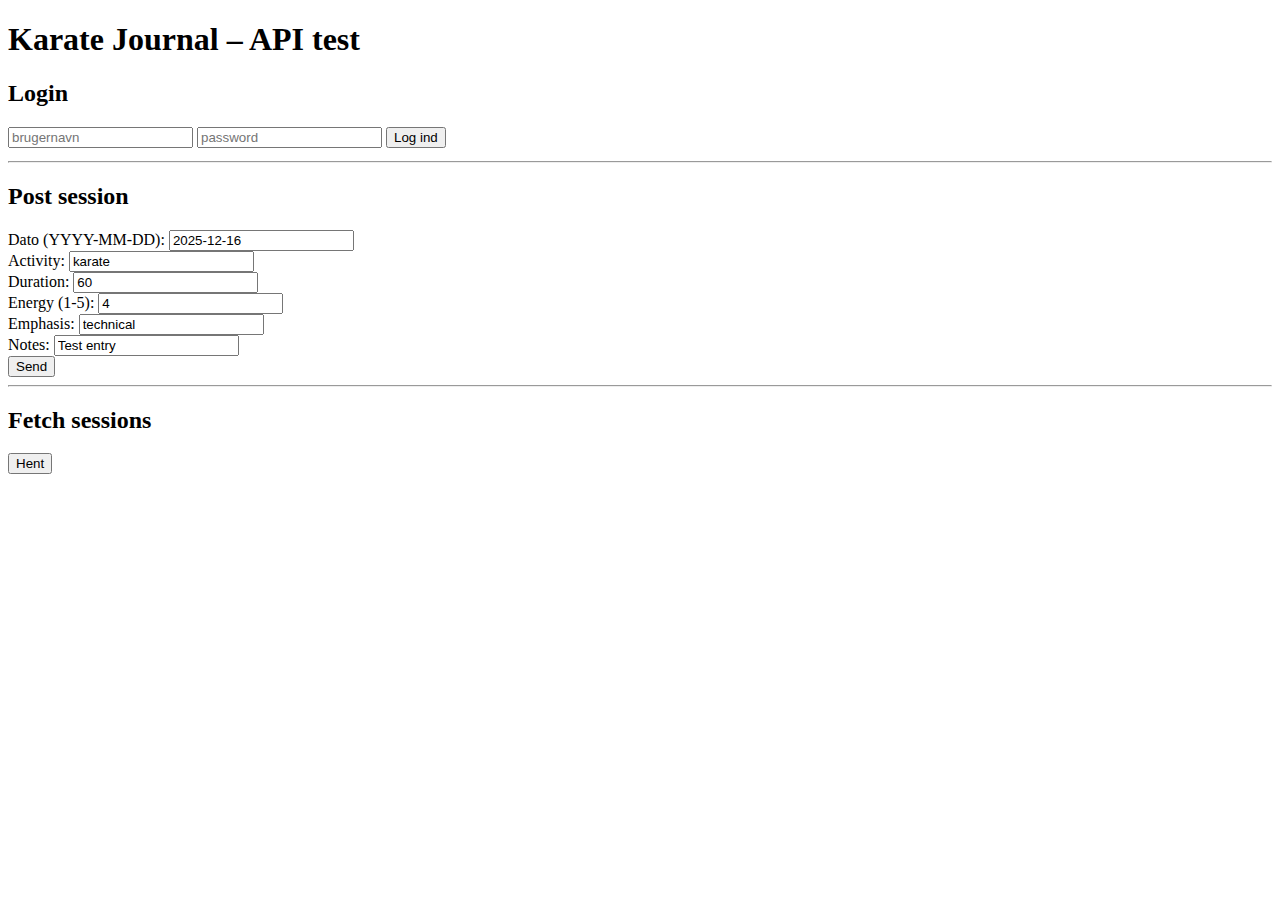
<file: public_html/_legacy/test.html>
<!doctype html>
<html lang="da">
<head>
  <meta charset="utf-8" />
  <meta name="viewport" content="width=device-width,initial-scale=1" />
  <title>Karate Journal – Test</title>
</head>
<body>
  <h1>Karate Journal – API test</h1>

  <h2>Login</h2>
  <input id="user" placeholder="brugernavn" />
  <input id="pass" type="password" placeholder="password" />
  <button id="btnLogin">Log ind</button>
  <pre id="msg"></pre>

  <hr />

  <h2>Post session</h2>
  <label>Dato (YYYY-MM-DD): <input id="date" value="2025-12-16" /></label><br/>
  <label>Activity: <input id="activity" value="karate" /></label><br/>
  <label>Duration: <input id="duration" type="number" value="60" /></label><br/>
  <label>Energy (1-5): <input id="energy" type="number" value="4" /></label><br/>
  <label>Emphasis: <input id="emphasis" value="technical" /></label><br/>
  <label>Notes: <input id="notes" value="Test entry" /></label><br/>
  <button id="btnPost">Send</button>

  <hr />

  <h2>Fetch sessions</h2>
  <button id="btnGet">Hent</button>
  <pre id="out"></pre>

  <script src="test.js"></script>
</body>
</html>
</file>
